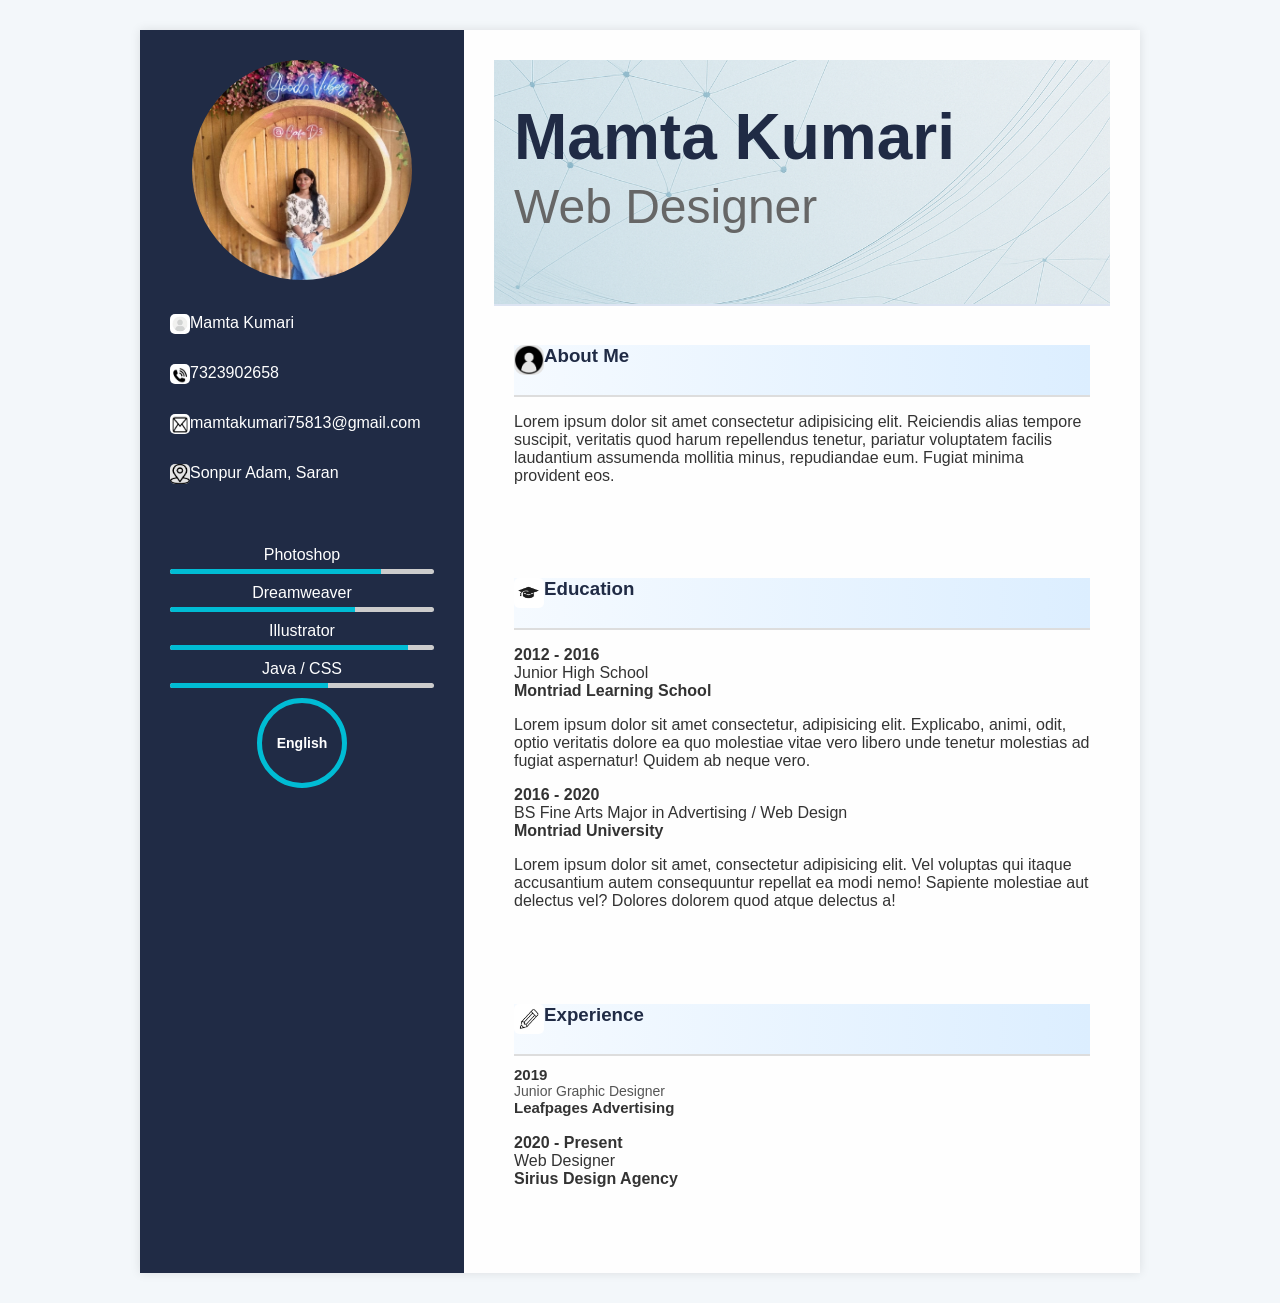
<file: index.html>
<!DOCTYPE html>
<html lang="en">
<head>
  <meta charset="UTF-8">
  <title>Mamta Kumari - Web Designer</title>
  <link rel="stylesheet" href="Profile.css">
</head>
<body>
  <div class="resume">
    <aside class="sidebar">
      <div class="profile-photo">
        <img src="profile1.jpg" alt="Mamta Kumari">
      </div>
      
      <ul class="contact-info">
        <p class="sided"><strong> <img src="image.png" alt="Mamta Kumari"></strong> Mamta Kumari</p>
         <p class="sided"><strong> <img src="call.jpg" alt="Mamta Kumari"> </strong> 7323902658</p>
        <p class="sided"><strong> <img src="email.jpg" alt="Mamta Kumari"></strong> mamtakumari75813@gmail.com</p>
        <p class="sided"><strong> <img src="location.jpg" alt="Mamta Kumari"></strong> Sonpur Adam, Saran</p>
      </ul>
      <div class="skills">
        <br>
        <p>Photoshop</p>
        <div class="bar"><div style="width: 80%;"></div></div>
        <p>Dreamweaver</p>
        <div class="bar"><div style="width: 70%;"></div></div>
        <p>Illustrator</p>
        <div class="bar"><div style="width: 90%;"></div></div>
        <p>Java / CSS</p>
        <div class="bar"><div style="width: 60%;"></div></div>
      </div>
      <div class="language">
        <div class="circle"> English </div>
      </div>
    </aside>

    <main class="content">
      <header>
        <div class="right">
          <div class="header-bg">
            <h1>Mamta Kumari</h1>
        <h2>Web Designer</h2>
          </div>
        </div>  
      </header>
      <section class="about">
        <h3 class="aboutme"><strong> <img src="about.jpg" alt="Mamta Kumari"></strong>About Me</h3>
        <p>Lorem ipsum dolor sit amet consectetur adipisicing elit. Reiciendis alias tempore suscipit, veritatis quod harum repellendus tenetur, pariatur voluptatem facilis laudantium assumenda mollitia minus, repudiandae eum. Fugiat minima provident eos.</p>
      </section>
        
      <section class="education">
        <h3 class="educ"><strong> <img src="Education.jpg" alt="Mamta Kumari"></strong>Education</h3>
        <p><strong>2012 - 2016</strong><br>
        Junior High School<br>
        <strong>Montriad Learning School</strong></p>
         <p>Lorem ipsum dolor sit amet consectetur, adipisicing elit. Explicabo, animi, odit, optio veritatis dolore ea quo molestiae vitae vero libero unde tenetur molestias ad fugiat aspernatur! Quidem ab neque vero.</p>
        <p><strong>2016 - 2020</strong><br>
        BS Fine Arts Major in Advertising / Web Design<br>
        <strong>Montriad University</strong></p>
        <p>Lorem ipsum dolor sit amet, consectetur adipisicing elit. Vel voluptas qui itaque accusantium autem consequuntur repellat ea modi nemo! Sapiente molestiae aut delectus vel? Dolores dolorem quod atque delectus a!</p>
      </section>

      <section class="experience">
        <h3 class="exp"><strong> <img src="Experience.jpg" alt="Mamta Kumari"></strong>Experience</h3>

        <div class="exp-entry">
        <p><strong>2019</strong><br>
        Junior Graphic Designer<br>
        <strong>Leafpages Advertising</strong></p>
        </div>

       <div class="exp-entry"></div>
        <p><strong>2020 - Present</strong>
          <br>Web Designer<br>
        <strong>Sirius Design Agency</strong></p>
      </section>
    </main>
  </div>
</body>
</html>
</file>
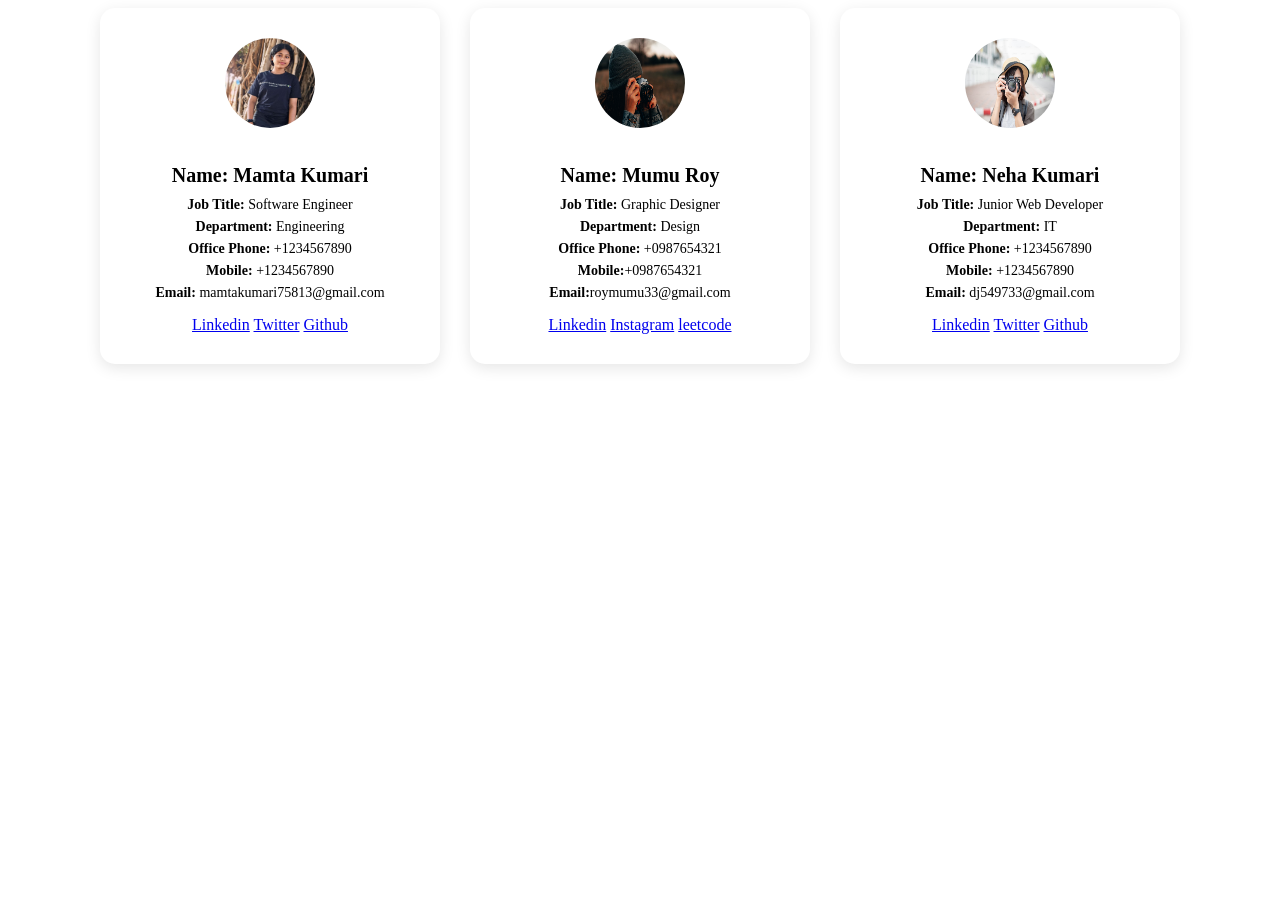
<file: style.html>
<!DOCTYPE html>
<html lang="en">
<head>
    <meta charset="UTF-8">
    <meta name="viewport" content="width=device-width, initial-scale=1.0">
    <title>CSS AND HTML</title>
    <link rel="stylesheet" href="style.css">
</head>
<body>
  <div class="card-container">
    
    <!--Card 1-->
    <div class="card">
      <img src="profile.jpg" alt="Mamta Kumari" class="avatar">
      <h2>Name: <span>Mamta Kumari</span></h2>
      <p><strong>Job Title:</strong> Software Engineer</p>
      <p><strong>Department:</strong> Engineering</p>
      <p><strong>Office Phone:</strong> +1234567890</p>
      <p><strong>Mobile:</strong> +1234567890</p>
      <p><strong>Email:</strong> mamtakumari75813@gmail.com</p>
      <div class="social-links">
        <a href="https://www.linkedin.com/in/mamta-kumari-42430b2b4" target="_blank">Linkedin</a>
        <a href="https://x.com/MamtaKu70041927/photo" target="_blank">Twitter</a>
        <a href="https://github.com/S904-SUMO" target="_blank">Github</a>
      </div>
    </div>

    <!-- Card 2  -->
    <div class="card">
      <img src="photo-1575936123452-b67c3203c357.avif" alt="Mumu Roy" class="avatar">
      <h2>Name: <span>Mumu Roy</span></h2>
      <p><strong>Job Title:</strong> Graphic Designer</p>
      <p><strong>Department:</strong> Design</p>
      <p><strong>Office Phone:</strong> +0987654321</p>
      <p><strong>Mobile:</strong>+0987654321</p>
      <p><strong>Email:</strong>roymumu33@gmail.com</p>
      <div class="social-links">
        <a href="https://www.linkedin.com/in/mamta-kumari-42430b2b4" target="_blank">Linkedin</a>
        <a href="https://www.instagram.com/mamtaroy1502/profilecard/?igsh=MWI1dDl5OHdiYXdqNg==" target="_blank">Instagram</a>
        <a href="https://leetcode.com/u/Mamta-2025/" target="_blank">leetcode</a>
      </div>
    </div>

    <!-- Card 3  -->
    <div class="card">
      <img src="premium_photo-1664474619075-644dd191935f.avif" alt="Neha Kumari" class="avatar">
      <h2>Name: <span>Neha Kumari</span></h2>
      <p><strong>Job Title:</strong> Junior Web Developer</p>
      <p><strong>Department:</strong> IT</p>
      <p><strong>Office Phone:</strong> +1234567890</p>
      <p><strong>Mobile:</strong> +1234567890</p>
      <p><strong>Email:</strong> dj549733@gmail.com</p>
      <div class="social-links">
        <a href="https://www.linkedin.com/in/mamta-kumari-42430b2b4" target="_blank">Linkedin</a>
        <a href="https://x.com/MamtaKu70041927/photo" target="_blank">Twitter</a>
        <a href="https://github.com/S904-SUMO" target="_blank">Github</a>
      </div>
    </div>

  </div>
</body>
</file>
<file: Profile.css>
body {
  font-family: 'Segoe UI', sans-serif;
  margin: 0;
  padding: 0;
  background: #f3f7fa;
}

.resume {
  display: flex;
  width: 100%;
  max-width: 1000px;
  margin: 30px auto;
  background: white;
  box-shadow: 0 0 10px rgba(0,0,0,0.1);
}

.sidebar {
  width: 30%;
  background: #202b45;
  color: white;
  padding: 30px;
  text-align: center;
}

.sidebar img {
  width: 220px;
  height: 220px;
  border-radius: 50%;
  margin-bottom: 10px;
}

.sidebar h2 {
  margin-bottom: 20px;
}

.contact-info {
  list-style: none;
  padding: 0;
  margin: 20px 0;
  text-align: left;
}

.contact-info li {
  margin: 10px 0;
}

.skills h3, .language h3 {
  margin-top: 30px;
  font-size: 18px;
  border-bottom: 1px solid #ccc;
  padding-bottom: 5px;
}

.skills p {
  margin: 10px 0 5px;
}

.bar {
  background: #ccc;
  height: 5px;
  margin-bottom: 10px;
  border-radius: 3px;
  overflow: hidden;
}

.bar div {
  height: 100%;
  background: #00bcd4;
}

.language .circle {
  width: 80px;
  height: 80px;
  border: 5px solid #00bcd4;
  border-radius: 50%;
  margin: 10px auto;
  line-height: 80px;
  text-align: center;
  font-weight: bold;
  font-size: 14px;
}

.content {
  width: 70%;
  padding: 30px;
  background: #fefefe;
}

.header-bg{
  background: url('background.png') no-repeat center center;
  background-size: cover;
  padding:40px 20px;
  color: #25355c;
  text-align: left;
  border-bottom: 2px solid #dce4f2;
}
.header-bg h1 {
  margin: 0;
  font-size: 4em;
  color: #202b45;
  font-weight: bold;
}

.header-bg h2 {
  font-weight: normal;
  color: #666;
  margin-top:5px;
  font-size: 3em;
  margin-bottom: 30px;

}

section {
  padding: 20px;
  margin-bottom: 20px;
  border-radius: 10px;
  color: #333;

}

section h3 {
  border-bottom: 2px solid #ddd;
  padding-bottom: 5px;
  margin-bottom: 10px;
  color: #202b45;
}

section p {
  margin-bottom: 15px;
}

.sided{
  display: flex;
  
}
.sided img{
  width: 20px;
  height: 20px;
  border-radius: 5px;
  background-color: #f3f7fa;
  margin-bottom: 10px;
}

 
.aboutme {
  display: flex;
  background: linear-gradient(to right, #f5faff, #dceeff);
}

.educ {
  display: flex;
  background: linear-gradient(to right, #f5faff, #dceeff);
}

.exp {
  display: flex;
  background: linear-gradient(to right, #f5faff, #dceeff);
}

.edu-entry, .exp-entry {
  margin-bottom: 18px;
}

.edu-entry strong, .exp-entry strong{
  margin: 0;
  font-size: 15px;
  color: #333;
}

.edu-entry p, .exp-entry p {
  margin: 3px 0;
  font-size: 14px;
  color: #555;
}

.aboutme img{
  width: 30px;
  height: 30px;
  border-radius: 10px;
  background-color: #f3f7fa;
  margin-bottom: 10px;
}

.educ img{
  width: 30px;
  height: 30px;
  border-radius: 5px;
  background-color: #f3f7fa;
  margin-bottom: 10px;
}

.exp img{
  width: 30px;
  height: 30px;
  border-radius: 5px;
  background-color: #f3f7fa;
  margin-bottom: 10px;
}
</file>
<file: style.css>
div {
    display: block;
    unicode-bidi: isolate;
}
.card-container {
    display: flex
;
    justify-content: center;
    gap: 30px;
    flex-wrap: wrap;
}
.card {
    background-color: #fff;
    border-radius: 15px;
    box-shadow: 0 4px 15px rgba(0, 0, 0, 0.1);
    padding: 30px;
    width: 280px;
    text-align: center;
    transition: transform 0.3s;
}

img {
    overflow-clip-margin: content-box;
    overflow: clip;
}
.avatar {
    width: 90px;
    height: 90px;
    border-radius: 50%;
    margin-bottom: 15px;
}

h2 {
    font-size: 20px;
    margin-bottom: 10px;
}
h2 span {
    font-weight: bold;
}

p {
    font-size: 14px;
    margin: 6px 0;
}
strong {
    font-weight: bolder;
}

div {
    display: block;
    unicode-bidi: isolate;
}
.social-links {
    margin-top: 15px;
}
</file>
